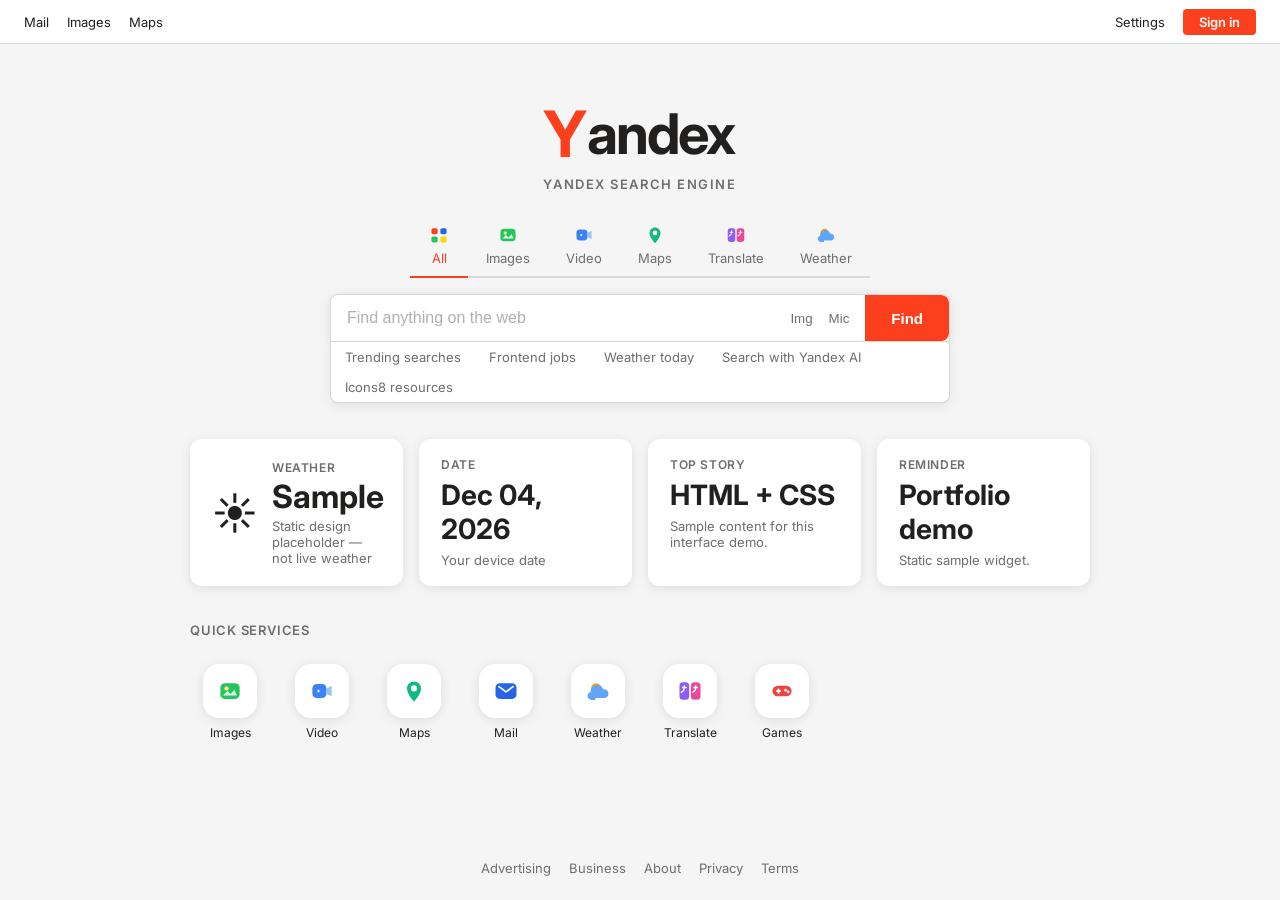
<file: index.html>
<!DOCTYPE html>
<html lang="en">
  <head>
    <meta charset="UTF-8" />
    <meta http-equiv="X-UA-Compatible" content="IE=edge" />
    <meta name="viewport" content="width=device-width, initial-scale=1.0" />
    <meta
      name="description"
      content="A Yandex-inspired search homepage built with HTML and CSS."
    />
    <title>Yandex Home Page</title>
    <link rel="stylesheet" href="style.css" />
  </head>
  <body>
    <header class="topbar">
      <div class="topbar-left">
        <a href="https://mail.yandex.com/">Mail</a>
        <a href="https://yandex.com/images/">Images</a>
        <a href="https://yandex.com/maps/">Maps</a>
      </div>
      <div class="topbar-right">
        <a href="https://yandex.com/">Settings</a>
        <a class="btn-signin" href="https://passport.yandex.com/">Sign in</a>
      </div>
    </header>

    <main>
      <section class="logo-wrap" aria-label="Yandex brand">
        <h1 class="logo">
          <span class="dot">Y</span>
          <span>andex</span>
        </h1>
        <p class="engine-name">YANDEX SEARCH ENGINE</p>
      </section>

      <nav class="nav-tabs" aria-label="Search sections">
        <a class="nav-tab active" href="https://yandex.com/search/">
          <img src="./assets/icons/all.svg" alt="" />
          <span>All</span>
        </a>
        <a class="nav-tab" href="https://yandex.com/images/">
          <img src="./assets/icons/images.svg" alt="" />
          <span>Images</span>
        </a>
        <a class="nav-tab" href="https://yandex.com/video/">
          <img src="./assets/icons/video.svg" alt="" />
          <span>Video</span>
        </a>
        <a class="nav-tab" href="https://yandex.com/maps/">
          <img src="./assets/icons/maps.svg" alt="" />
          <span>Maps</span>
        </a>
        <a class="nav-tab" href="https://translate.yandex.com/">
          <img src="./assets/icons/translate.svg" alt="" />
          <span>Translate</span>
        </a>
        <a class="nav-tab" href="https://yandex.com/">
          <img src="./assets/icons/weather.svg" alt="" />
          <span>Weather</span>
        </a>
      </nav>

      <section class="search-wrap" aria-label="Search area">
        <form class="search-bar" action="https://yandex.com/search/" method="get" target="_blank" rel="noopener">
          <input
            class="search-input"
            name="text"
            type="search"
            aria-label="Search"
            placeholder="Find anything on the web"
            required
          />
          <div class="search-icons">
            <button class="icon-btn" type="button" id="image-search" aria-label="Image search">
              Img
            </button>
            <button class="icon-btn" type="button" id="voice-search" aria-label="Voice search">
              Mic
            </button>
          </div>
          <button class="search-btn" type="submit">Find</button>
        </form>

        <div class="suggest-strip">
          <a class="suggest-tag" href="https://yandex.com/search/?text=trending%20searches" target="_blank" rel="noopener">Trending searches</a>
          <a class="suggest-tag" href="https://yandex.com/search/?text=frontend%20jobs" target="_blank" rel="noopener">Frontend jobs</a>
          <a class="suggest-tag" href="https://yandex.com/search/?text=weather%20today" target="_blank" rel="noopener">Weather today</a>
          <a class="suggest-tag" href="https://yandex.com/search/?text=Yandex%20AI" target="_blank" rel="noopener">Search with Yandex AI</a>
          <a class="suggest-tag" href="https://yandex.com/search/?text=Icons8%20resources" target="_blank" rel="noopener">Icons8 resources</a>
        </div>
      </section>

      <section class="widgets">
        <article class="card weather">
          <div class="weather-icon">☀️</div>
          <div class="weather-info">
            <div class="card-title">Weather</div>
            <div class="weather-temp">Sample</div>
            <div class="weather-desc">Static design placeholder — not live weather</div>
          </div>
        </article>

        <article class="card">
          <div class="card-title">Date</div>
          <div class="card-value" id="current-date">Date</div>
          <div class="card-sub">Your device date</div>
        </article>

        <article class="card">
          <div class="card-title">Top Story</div>
          <div class="card-value">HTML + CSS</div>
          <div class="card-sub">Sample content for this interface demo.</div>
        </article>

        <article class="card">
          <div class="card-title">Reminder</div>
          <div class="card-value">Portfolio demo</div>
          <div class="card-sub">Static sample widget.</div>
        </article>
      </section>

      <section class="services-section">
        <p class="services-title">Quick Services</p>
        <div class="services-grid">
          <a class="service-item" href="https://yandex.com/images/" target="_blank" rel="noopener">
            <div class="service-icon">
              <img src="./assets/icons/images.svg" alt="Images" />
            </div>
            <span>Images</span>
          </a>
          <a class="service-item" href="https://yandex.com/video/" target="_blank" rel="noopener">
            <div class="service-icon">
              <img src="./assets/icons/video.svg" alt="Video" />
            </div>
            <span>Video</span>
          </a>
          <a class="service-item" href="https://yandex.com/maps/" target="_blank" rel="noopener">
            <div class="service-icon">
              <img src="./assets/icons/maps.svg" alt="Maps" />
            </div>
            <span>Maps</span>
          </a>
          <a class="service-item" href="https://mail.yandex.com/" target="_blank" rel="noopener">
            <div class="service-icon">
              <img src="./assets/icons/mail.svg" alt="Mail" />
            </div>
            <span>Mail</span>
          </a>
          <a class="service-item" href="https://yandex.com/" target="_blank" rel="noopener">
            <div class="service-icon">
              <img src="./assets/icons/weather.svg" alt="Weather" />
            </div>
            <span>Weather</span>
          </a>
          <a class="service-item" href="https://translate.yandex.com/" target="_blank" rel="noopener">
            <div class="service-icon">
              <img src="./assets/icons/translate.svg" alt="Translate" />
            </div>
            <span>Translate</span>
          </a>
          <a class="service-item" href="https://yandex.com/games/" target="_blank" rel="noopener">
            <div class="service-icon">
              <img src="./assets/icons/games.svg" alt="Games" />
            </div>
            <span>Games</span>
          </a>
        </div>
      </section>
    </main>

    <footer class="footer" aria-label="Footer links">
      <a href="https://yandex.com/adv/" target="_blank" rel="noopener">Advertising</a>
      <a href="https://yandex.com/" target="_blank" rel="noopener">Business</a>
      <a href="https://yandex.com/company/" target="_blank" rel="noopener">About</a>
      <a href="https://yandex.com/legal/confidential/" target="_blank" rel="noopener">Privacy</a>
      <a href="https://yandex.com/legal/" target="_blank" rel="noopener">Terms</a>
    </footer>
    <script>
      const searchInput = document.querySelector(".search-input");
      document.querySelector("#image-search").addEventListener("click", () => {
        const query = searchInput.value.trim();
        if (!query) {
          searchInput.focus();
          searchInput.setCustomValidity("Enter a search first.");
          searchInput.reportValidity();
          searchInput.setCustomValidity("");
          return;
        }
        window.open("https://yandex.com/images/search?text=" + encodeURIComponent(query), "_blank", "noopener");
      });
      document.querySelector("#voice-search").addEventListener("click", () => {
        const SpeechRecognition = window.SpeechRecognition || window.webkitSpeechRecognition;
        if (!SpeechRecognition) {
          alert("Voice search is not supported by this browser. Please type your search instead.");
          return;
        }
        const recognition = new SpeechRecognition();
        recognition.lang = navigator.language || "en-US";
        recognition.interimResults = false;
        recognition.onresult = (event) => {
          searchInput.value = event.results[0][0].transcript;
          searchInput.focus();
        };
        recognition.onerror = () => alert("Voice input failed. Please type your search instead.");
        recognition.start();
      });
      const date = document.querySelector("#current-date");
      date.textContent = new Intl.DateTimeFormat(undefined, {
        day: "2-digit", month: "short", year: "numeric"
      }).format(new Date());
      document.querySelectorAll(".service-item").forEach((link) => {
        const label = link.textContent.trim();
        const urls = {
          Images: "https://yandex.com/images/",
          Video: "https://yandex.com/video/",
          Maps: "https://yandex.com/maps/",
          Mail: "https://mail.yandex.com/",
          Weather: "https://yandex.com/",
          Translate: "https://translate.yandex.com/",
          Games: "https://yandex.com/games/"
        };
        if (urls[label]) {
          link.href = urls[label];
          link.target = "_blank";
          link.rel = "noopener";
        }
      });
      document.querySelectorAll(".footer a").forEach((link) => {
        const destinations = {
          Advertising: "https://yandex.com/adv/",
          Business: "https://yandex.com/",
          About: "https://yandex.com/company/",
          Privacy: "https://yandex.com/legal/confidential/",
          Terms: "https://yandex.com/legal/"
        };
        if (destinations[link.textContent.trim()]) {
          link.href = destinations[link.textContent.trim()];
          link.target = "_blank";
          link.rel = "noopener";
        }
      });
    </script>
  </body>
</html>
</file>
<file: style.css>
@import url("https://fonts.googleapis.com/css2?family=Inter:wght@400;500;600;700&display=swap");

*,
*::before,
*::after {
  box-sizing: border-box;
  margin: 0;
  padding: 0;
}

:root {
  --red: #fc3f1d;
  --red-dark: #e0321a;
  --bg: #f5f5f5;
  --white: #ffffff;
  --text: #21201f;
  --muted: #6e6e6e;
  --border: #d9d9d9;
  --yellow: #ffd600;
  --shadow: 0 2px 12px rgba(0, 0, 0, 0.1);
}

body {
  min-height: 100vh;
  display: flex;
  flex-direction: column;
  font-family: "Inter", Arial, sans-serif;
  color: var(--text);
  background: var(--bg);
}

a {
  color: inherit;
  text-decoration: none;
}

.topbar {
  height: 44px;
  display: flex;
  align-items: center;
  justify-content: space-between;
  padding: 0 24px;
  background: var(--white);
  border-bottom: 1px solid var(--border);
  font-size: 13px;
}

.topbar-left,
.topbar-right,
.footer {
  display: flex;
  align-items: center;
  gap: 18px;
}

.topbar-left a:hover,
.topbar-right a:hover,
.footer a:hover {
  color: var(--red);
}

.btn-signin {
  padding: 5px 16px;
  border-radius: 4px;
  background: var(--red);
  color: var(--white);
  font-weight: 600;
}

.btn-signin:hover {
  background: var(--red-dark);
  color: var(--white);
}

main {
  flex: 1;
  display: flex;
  flex-direction: column;
  align-items: center;
  padding: 56px 16px 40px;
}

.logo-wrap {
  margin-bottom: 24px;
}

.logo {
  display: flex;
  align-items: center;
  gap: 2px;
  font-size: 56px;
  font-weight: 700;
  letter-spacing: -2px;
  user-select: none;
}

.logo span {
  color: var(--text);
}

.logo .dot {
  color: var(--red);
  font-size: 64px;
  line-height: 1;
}

.engine-name {
  margin-top: 8px;
  text-align: center;
  color: var(--muted);
  font-size: 13px;
  font-weight: 600;
  letter-spacing: 0.12em;
}

.nav-tabs {
  display: flex;
  flex-wrap: wrap;
  justify-content: center;
  gap: 0;
  margin-bottom: 16px;
  border-bottom: 2px solid var(--border);
}

.nav-tab {
  display: flex;
  flex-direction: column;
  align-items: center;
  gap: 4px;
  padding: 8px 18px 10px;
  margin-bottom: -2px;
  border-bottom: 2px solid transparent;
  color: var(--muted);
  font-size: 13px;
}

.nav-tab:hover {
  color: var(--text);
}

.nav-tab.active {
  color: var(--red);
  border-bottom-color: var(--red);
}

.nav-tab img {
  width: 22px;
  height: 22px;
}

.search-wrap {
  width: 100%;
  max-width: 620px;
  display: flex;
  flex-direction: column;
  align-items: center;
}

.search-bar {
  width: 100%;
  display: flex;
  border: 1px solid var(--border);
  border-radius: 8px 8px 0 0;
  background: var(--white);
  box-shadow: var(--shadow);
  overflow: hidden;
  transition: border-color 0.2s, box-shadow 0.2s;
}

.search-bar:focus-within {
  border-color: #aaa;
  box-shadow: 0 4px 18px rgba(0, 0, 0, 0.13);
}

.search-input {
  flex: 1;
  border: none;
  outline: none;
  padding: 14px 16px;
  font-size: 16px;
  background: transparent;
  color: var(--text);
}

.search-input::placeholder {
  color: #b0b0b0;
}

.search-icons {
  display: flex;
  align-items: center;
  gap: 4px;
  padding: 0 10px;
}

.icon-btn {
  display: flex;
  align-items: center;
  padding: 6px;
  border: none;
  border-radius: 4px;
  background: none;
  color: var(--muted);
  cursor: pointer;
}

.icon-btn:hover {
  color: var(--text);
  background: #f0f0f0;
}

.search-btn {
  padding: 0 26px;
  border: none;
  border-radius: 0 8px 8px 0;
  background: var(--red);
  color: var(--white);
  font-size: 15px;
  font-weight: 600;
  white-space: nowrap;
  cursor: pointer;
}

.search-btn:hover {
  background: var(--red-dark);
}

.search-btn,
.btn-signin,
.icon-btn {
  transition: background-color 0.15s, color 0.15s;
}

.suggest-strip {
  width: 100%;
  display: flex;
  flex-wrap: wrap;
  background: var(--white);
  border: 1px solid var(--border);
  border-top: none;
  border-radius: 0 0 8px 8px;
  box-shadow: 0 4px 12px rgba(0, 0, 0, 0.08);
  overflow: hidden;
}

.suggest-tag {
  padding: 7px 14px;
  color: var(--muted);
  font-size: 13px;
  white-space: nowrap;
}

.suggest-tag:hover {
  color: var(--text);
  background: #f5f5f5;
}

.widgets {
  width: 100%;
  max-width: 900px;
  display: flex;
  flex-wrap: wrap;
  justify-content: center;
  gap: 16px;
  margin-top: 36px;
}

.card {
  min-width: 180px;
  max-width: 220px;
  flex: 1;
  display: flex;
  flex-direction: column;
  gap: 6px;
  padding: 18px 22px;
  background: var(--white);
  border-radius: 12px;
  box-shadow: var(--shadow);
}

.card-title {
  color: var(--muted);
  font-size: 12px;
  font-weight: 600;
  letter-spacing: 0.05em;
  text-transform: uppercase;
}

.card-value {
  font-size: 28px;
  font-weight: 700;
}

.card-sub {
  color: var(--muted);
  font-size: 13px;
}

.card.weather {
  max-width: 240px;
  flex-direction: row;
  align-items: center;
  gap: 14px;
}

.weather-icon {
  font-size: 44px;
  line-height: 1;
}

.weather-info {
  display: flex;
  flex-direction: column;
  gap: 2px;
}

.weather-temp {
  font-size: 32px;
  font-weight: 700;
}

.weather-desc {
  color: var(--muted);
  font-size: 13px;
}

.services-section {
  width: 100%;
  max-width: 900px;
  margin-top: 36px;
}

.services-title {
  margin-bottom: 14px;
  color: var(--muted);
  font-size: 13px;
  font-weight: 600;
  letter-spacing: 0.06em;
  text-transform: uppercase;
}

.services-grid {
  display: flex;
  flex-wrap: wrap;
  gap: 12px;
}

.service-item {
  width: 80px;
  display: flex;
  flex-direction: column;
  align-items: center;
  gap: 7px;
  padding: 12px 4px 10px;
  border-radius: 10px;
  color: var(--text);
  text-align: center;
}

.service-item:hover {
  background: #ededed;
}

.service-icon {
  width: 54px;
  height: 54px;
  display: grid;
  place-items: center;
  border-radius: 16px;
  background: var(--white);
  box-shadow: var(--shadow);
}

.service-icon img {
  width: 28px;
  height: 28px;
}

.service-item span {
  font-size: 12px;
}

.footer {
  justify-content: center;
  flex-wrap: wrap;
  padding: 18px 16px 24px;
  color: var(--muted);
  font-size: 13px;
}

@media (max-width: 720px) {
  .topbar {
    height: auto;
    flex-direction: column;
    gap: 10px;
    padding: 12px 16px;
  }

  .logo {
    font-size: 42px;
  }

  .nav-tab {
    padding-inline: 12px;
  }

  .search-bar {
    flex-wrap: wrap;
    border-radius: 8px;
  }

  .search-icons {
    padding-bottom: 10px;
  }

  .search-btn {
    width: 100%;
    min-height: 48px;
    border-radius: 0;
  }

  .suggest-strip {
    border-top: 1px solid var(--border);
    border-radius: 0 0 8px 8px;
  }
}
</file>
